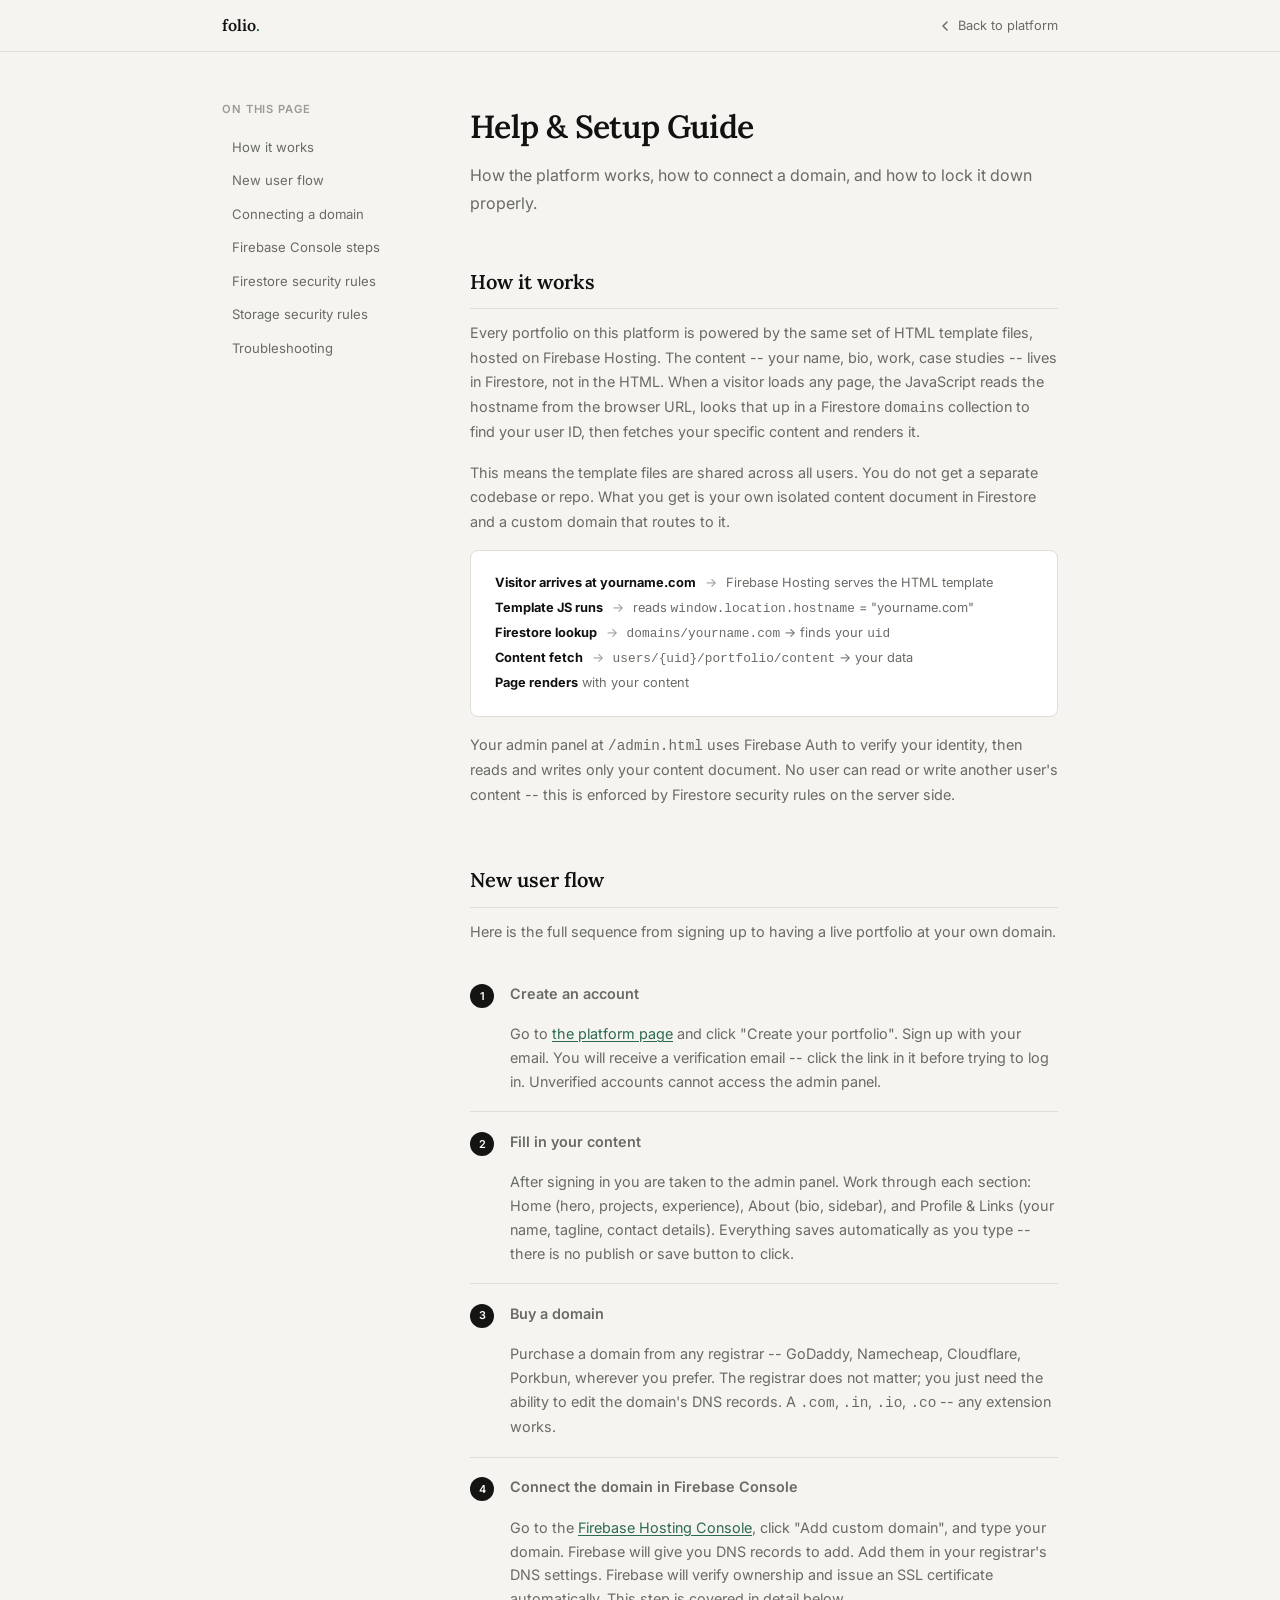
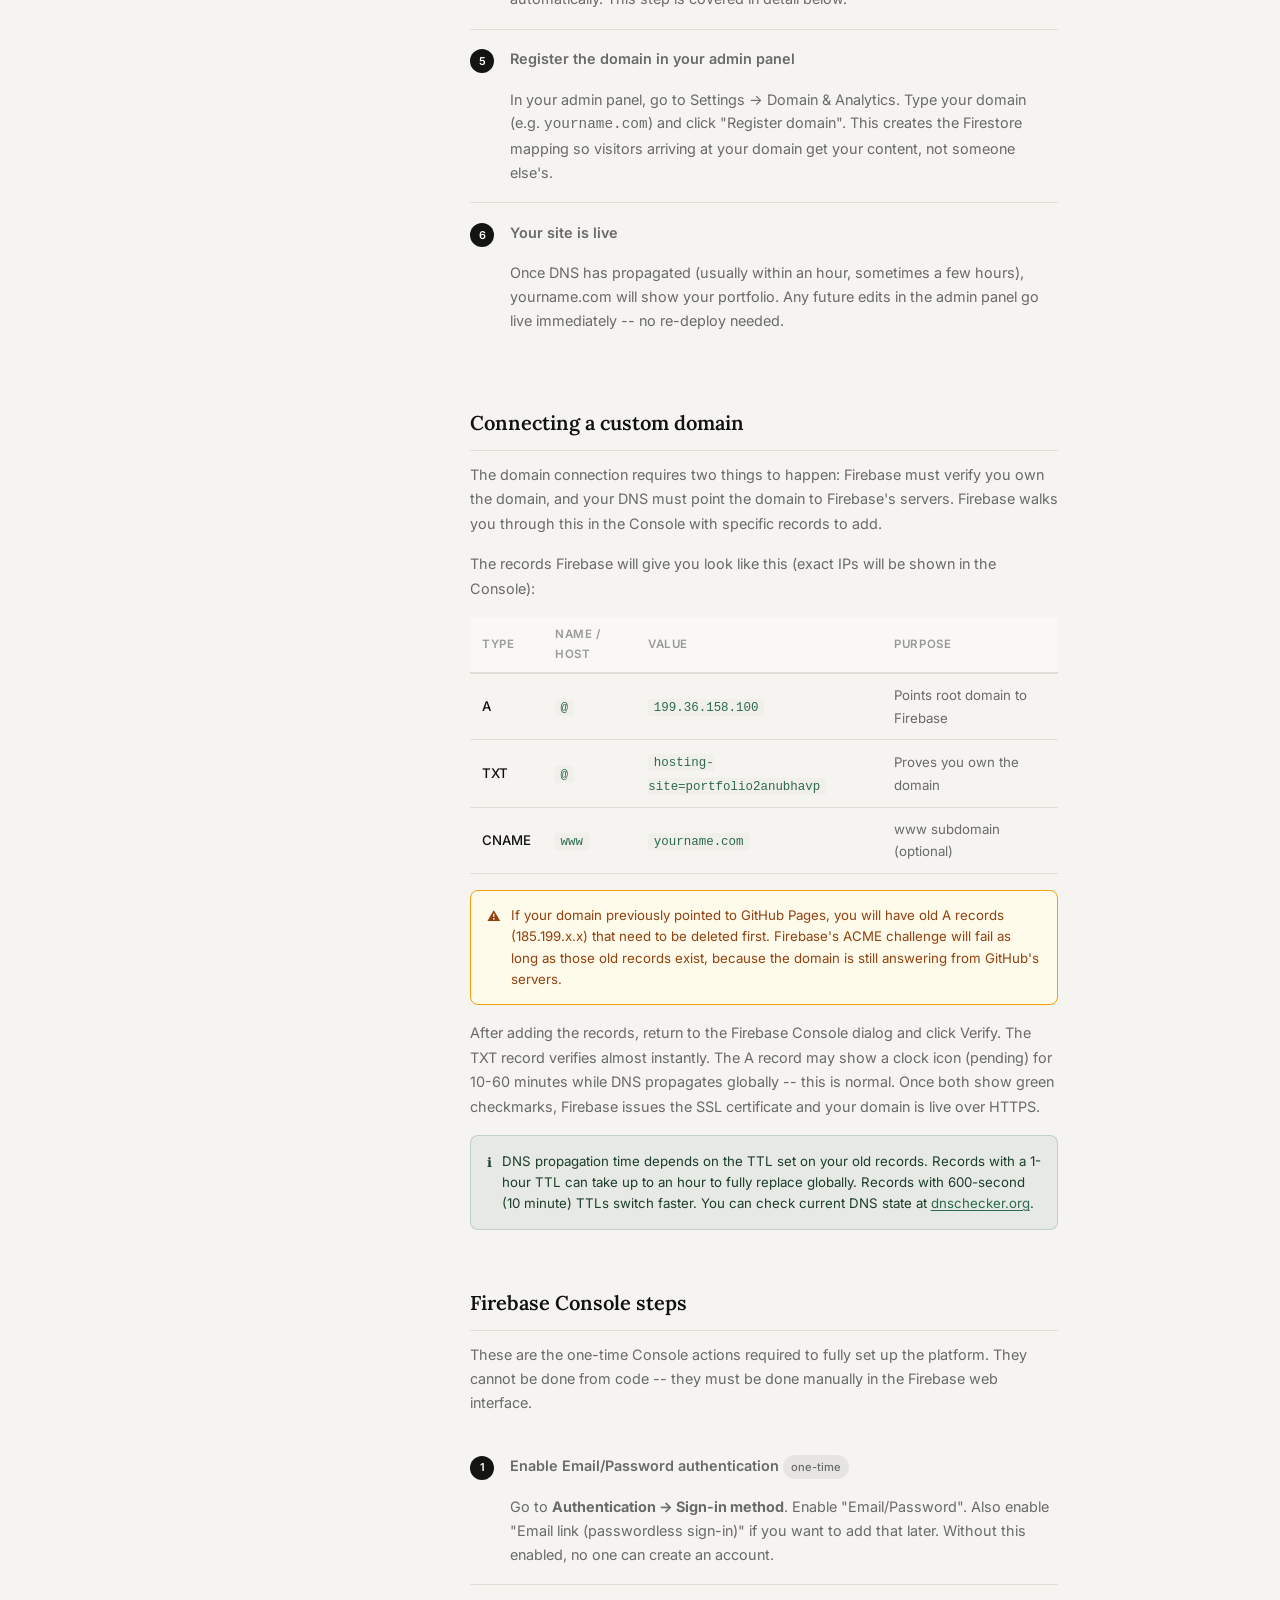
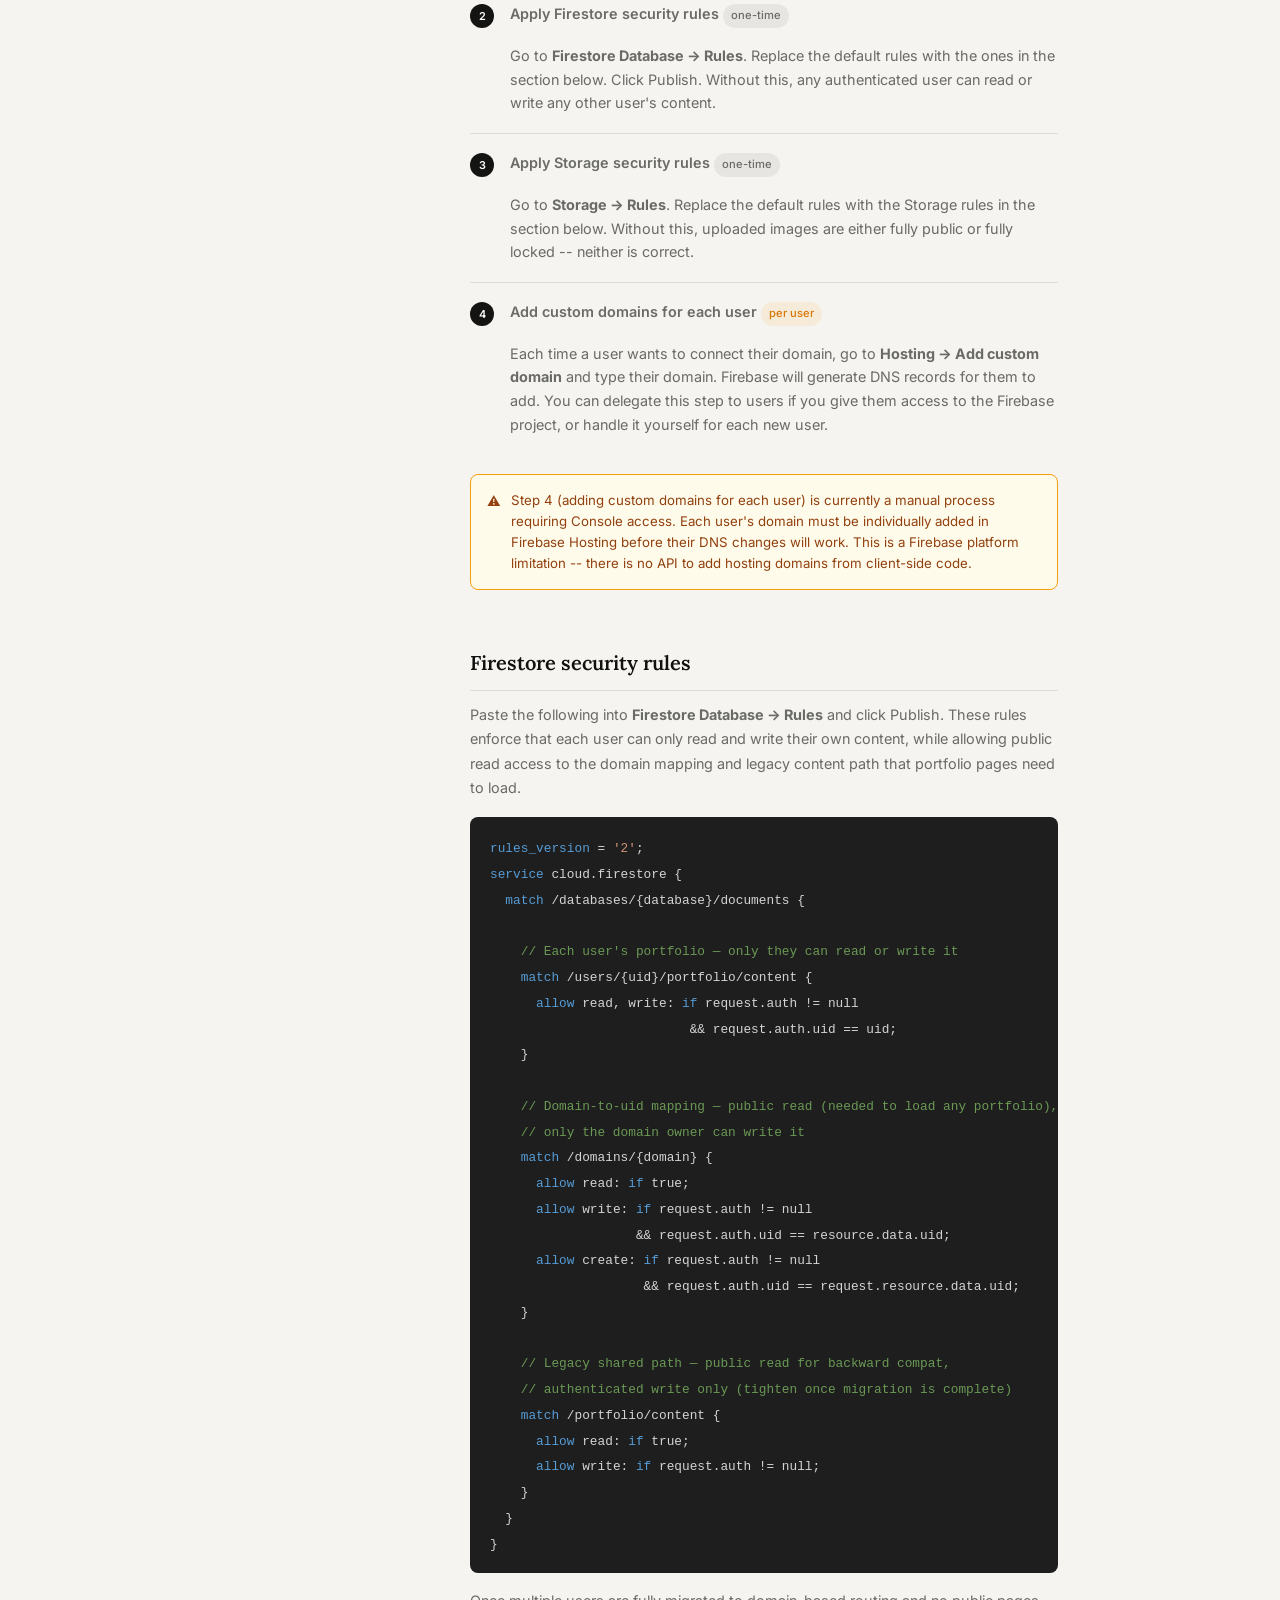
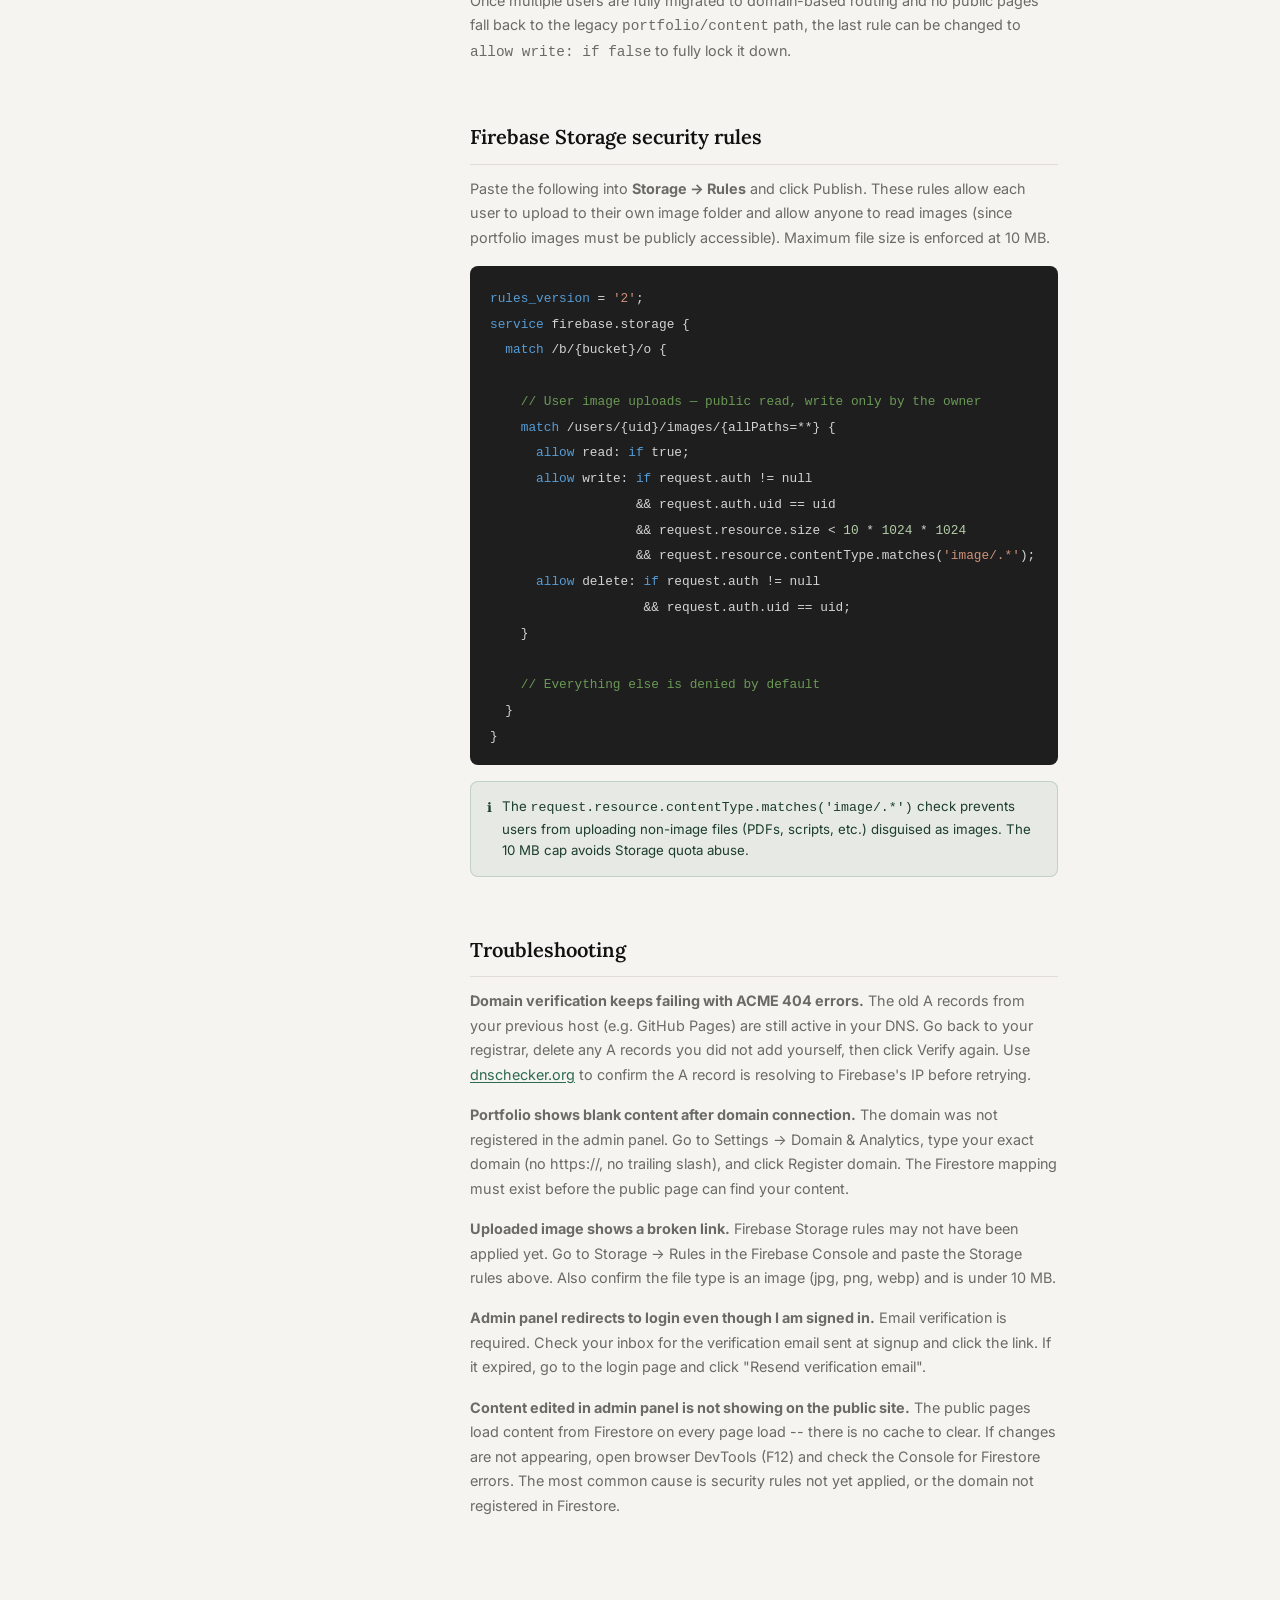
<file: help.html>
<!DOCTYPE html>
<html lang="en">
<head>
  <meta charset="UTF-8" />
  <meta name="viewport" content="width=device-width, initial-scale=1.0" />
  <title>Help &amp; Setup Guide — Folio</title>
  <meta name="description" content="How to set up your portfolio, connect a custom domain, and configure your site." />
  <link rel="preconnect" href="https://fonts.googleapis.com" />
  <link rel="preconnect" href="https://fonts.gstatic.com" crossorigin />
  <link href="https://fonts.googleapis.com/css2?family=Lora:ital,wght@0,400;0,500;0,600;1,400&family=Inter:wght@300;400;500;600&display=swap" rel="stylesheet" />

  <style>
    *, *::before, *::after { box-sizing: border-box; margin: 0; padding: 0; }

    :root {
      --bg:         #F5F4F0;
      --dark:       #141413;
      --card:       #FFFFFF;
      --text:       #111110;
      --text-sec:   #6A6A66;
      --text-muted: #9A9A96;
      --accent:     #1C3D2B;
      --accent-mid: #2D6A4F;
      --accent-soft:#52B788;
      --border:     #E0DDD7;
      --danger:     #C0392B;
      --success:    #27AE60;
      --radius:     8px;
      --ease:       0.18s ease;
      --font-serif: 'Lora', Georgia, serif;
      --font-sans:  'Inter', -apple-system, sans-serif;
    }

    body {
      font-family: var(--font-sans);
      font-size: 15px;
      background: var(--bg);
      color: var(--text);
      -webkit-font-smoothing: antialiased;
      line-height: 1.7;
    }

    a { color: var(--accent-mid); text-decoration: underline; text-underline-offset: 2px; }
    a:hover { color: var(--accent); }

    /* Topbar */
    .topbar {
      position: sticky;
      top: 0;
      z-index: 100;
      background: rgba(245,244,240,0.9);
      backdrop-filter: blur(10px);
      border-bottom: 1px solid var(--border);
      height: 52px;
      display: flex;
      align-items: center;
    }
    .topbar__inner {
      max-width: 900px;
      margin: 0 auto;
      padding: 0 2rem;
      width: 100%;
      display: flex;
      align-items: center;
      justify-content: space-between;
    }
    .topbar__logo {
      font-family: var(--font-serif);
      font-size: 1rem;
      font-weight: 600;
      color: var(--text);
      text-decoration: none;
    }
    .topbar__logo span { color: var(--accent-mid); }
    .topbar__back {
      font-size: 0.8rem;
      color: var(--text-sec);
      text-decoration: none;
      display: flex;
      align-items: center;
      gap: 0.35rem;
      transition: color var(--ease);
    }
    .topbar__back:hover { color: var(--text); }

    /* Layout */
    .layout {
      max-width: 900px;
      margin: 0 auto;
      padding: 3rem 2rem 5rem;
      display: grid;
      grid-template-columns: 200px 1fr;
      gap: 3rem;
      align-items: start;
    }

    /* Sidebar nav */
    .sidebar {
      position: sticky;
      top: 72px;
    }
    .sidebar__title {
      font-size: 0.7rem;
      font-weight: 600;
      letter-spacing: 0.08em;
      text-transform: uppercase;
      color: var(--text-muted);
      margin-bottom: 0.75rem;
    }
    .sidebar__links {
      list-style: none;
      display: flex;
      flex-direction: column;
      gap: 0.1rem;
    }
    .sidebar__links a {
      display: block;
      font-size: 0.82rem;
      color: var(--text-sec);
      text-decoration: none;
      padding: 0.3rem 0.6rem;
      border-radius: 4px;
      transition: background var(--ease), color var(--ease);
    }
    .sidebar__links a:hover {
      background: rgba(0,0,0,0.04);
      color: var(--text);
    }
    .sidebar__links a.active {
      background: rgba(44,106,79,0.08);
      color: var(--accent-mid);
      font-weight: 500;
    }

    /* Content */
    .content { min-width: 0; }

    .page-title {
      font-family: var(--font-serif);
      font-size: 2rem;
      font-weight: 600;
      letter-spacing: -0.02em;
      color: var(--text);
      margin-bottom: 0.5rem;
    }
    .page-subtitle {
      font-size: 1rem;
      color: var(--text-sec);
      margin-bottom: 3rem;
    }

    /* Sections */
    .section {
      margin-bottom: 3.5rem;
      scroll-margin-top: 80px;
    }
    .section__title {
      font-family: var(--font-serif);
      font-size: 1.25rem;
      font-weight: 600;
      color: var(--text);
      margin-bottom: 0.75rem;
      padding-bottom: 0.6rem;
      border-bottom: 1px solid var(--border);
    }
    .section p {
      color: var(--text-sec);
      margin-bottom: 1rem;
      font-size: 0.9rem;
    }
    .section p:last-child { margin-bottom: 0; }

    /* Steps */
    .steps {
      display: flex;
      flex-direction: column;
      gap: 0;
      margin: 1.25rem 0;
    }
    .step {
      display: flex;
      gap: 1rem;
      padding: 1.1rem 0;
      border-bottom: 1px solid var(--border);
    }
    .step:last-child { border-bottom: none; }
    .step__num {
      width: 24px;
      height: 24px;
      min-width: 24px;
      border-radius: 50%;
      background: var(--dark);
      color: #fff;
      font-size: 0.68rem;
      font-weight: 600;
      display: flex;
      align-items: center;
      justify-content: center;
      margin-top: 2px;
    }
    .step__title {
      font-size: 0.88rem;
      font-weight: 600;
      color: var(--text);
      margin-bottom: 0.3rem;
    }
    .step__desc {
      font-size: 0.83rem;
      color: var(--text-sec);
      line-height: 1.65;
    }

    /* Code blocks */
    .code-block {
      background: #1E1E1E;
      border-radius: var(--radius);
      padding: 1.1rem 1.25rem;
      margin: 1rem 0;
      overflow-x: auto;
    }
    .code-block code {
      font-family: 'SF Mono', 'Fira Code', 'Courier New', monospace;
      font-size: 0.8rem;
      color: #D4D4D4;
      line-height: 1.7;
      white-space: pre;
    }
    .code-block code .kw  { color: #569CD6; }
    .code-block code .str { color: #CE9178; }
    .code-block code .cmt { color: #6A9955; }
    .code-block code .num { color: #B5CEA8; }

    /* Callouts */
    .callout {
      border-radius: var(--radius);
      padding: 0.9rem 1rem;
      font-size: 0.83rem;
      line-height: 1.6;
      margin: 1rem 0;
      display: flex;
      gap: 0.6rem;
    }
    .callout-info  { background: rgba(44,106,79,0.07); border: 1px solid rgba(44,106,79,0.2); color: var(--accent); }
    .callout-warn  { background: #FFFBEB; border: 1px solid #F59E0B; color: #92400E; }
    .callout-danger { background: #FEF2F2; border: 1px solid #FECACA; color: var(--danger); }
    .callout-icon  { flex-shrink: 0; margin-top: 1px; }

    /* DNS table */
    .dns-table {
      width: 100%;
      border-collapse: collapse;
      margin: 1rem 0;
      font-size: 0.83rem;
    }
    .dns-table th {
      text-align: left;
      font-weight: 600;
      color: var(--text-muted);
      font-size: 0.72rem;
      letter-spacing: 0.05em;
      text-transform: uppercase;
      padding: 0.5rem 0.75rem;
      border-bottom: 2px solid var(--border);
      background: #F9F8F5;
    }
    .dns-table td {
      padding: 0.6rem 0.75rem;
      border-bottom: 1px solid var(--border);
      color: var(--text-sec);
    }
    .dns-table td:first-child { font-weight: 500; color: var(--text); }
    .dns-table code {
      font-family: 'SF Mono', monospace;
      font-size: 0.78rem;
      background: #F0EFE9;
      padding: 0.1rem 0.35rem;
      border-radius: 3px;
      color: var(--accent-mid);
    }
    .badge {
      display: inline-flex;
      align-items: center;
      gap: 0.25rem;
      font-size: 0.7rem;
      font-weight: 500;
      padding: 0.15rem 0.5rem;
      border-radius: 100px;
    }
    .badge-green { background: rgba(39,174,96,0.1); color: var(--success); }
    .badge-pending { background: rgba(245,158,11,0.1); color: #D97706; }
    .badge-manual { background: rgba(0,0,0,0.06); color: var(--text-sec); }

    /* Architecture diagram (text-based) */
    .arch-flow {
      background: var(--card);
      border: 1px solid var(--border);
      border-radius: var(--radius);
      padding: 1.25rem 1.5rem;
      margin: 1rem 0;
      font-size: 0.8rem;
      color: var(--text-sec);
      line-height: 1.9;
    }
    .arch-flow strong { color: var(--text); }
    .arch-arrow { color: var(--text-muted); margin: 0 0.3rem; }

    @media (max-width: 640px) {
      .layout { grid-template-columns: 1fr; gap: 1.5rem; }
      .sidebar { position: static; }
    }
  </style>
</head>

<body>

  <header class="topbar">
    <div class="topbar__inner">
      <a href="platform.html" class="topbar__logo">folio<span>.</span></a>
      <a href="platform.html" class="topbar__back">
        <svg width="14" height="14" viewBox="0 0 14 14" fill="none"><path d="M9 3L5 7l4 4" stroke="currentColor" stroke-width="1.5" stroke-linecap="round" stroke-linejoin="round"/></svg>
        Back to platform
      </a>
    </div>
  </header>

  <div class="layout">

    <!-- Sidebar -->
    <nav class="sidebar">
      <p class="sidebar__title">On this page</p>
      <ul class="sidebar__links">
        <li><a href="#how-it-works">How it works</a></li>
        <li><a href="#new-user-flow">New user flow</a></li>
        <li><a href="#custom-domain">Connecting a domain</a></li>
        <li><a href="#firebase-console">Firebase Console steps</a></li>
        <li><a href="#security-rules">Firestore security rules</a></li>
        <li><a href="#storage-rules">Storage security rules</a></li>
        <li><a href="#troubleshooting">Troubleshooting</a></li>
      </ul>
    </nav>

    <!-- Main content -->
    <main class="content">
      <h1 class="page-title">Help &amp; Setup Guide</h1>
      <p class="page-subtitle">How the platform works, how to connect a domain, and how to lock it down properly.</p>

      <!-- How it works -->
      <section class="section" id="how-it-works">
        <h2 class="section__title">How it works</h2>
        <p>Every portfolio on this platform is powered by the same set of HTML template files, hosted on Firebase Hosting. The content -- your name, bio, work, case studies -- lives in Firestore, not in the HTML. When a visitor loads any page, the JavaScript reads the hostname from the browser URL, looks that up in a Firestore <code>domains</code> collection to find your user ID, then fetches your specific content and renders it.</p>
        <p>This means the template files are shared across all users. You do not get a separate codebase or repo. What you get is your own isolated content document in Firestore and a custom domain that routes to it.</p>

        <div class="arch-flow">
          <strong>Visitor arrives at yourname.com</strong>
          <span class="arch-arrow">→</span> Firebase Hosting serves the HTML template
          <br />
          <strong>Template JS runs</strong>
          <span class="arch-arrow">→</span> reads <code>window.location.hostname</code> = "yourname.com"
          <br />
          <strong>Firestore lookup</strong>
          <span class="arch-arrow">→</span> <code>domains/yourname.com</code> → finds your <code>uid</code>
          <br />
          <strong>Content fetch</strong>
          <span class="arch-arrow">→</span> <code>users/{uid}/portfolio/content</code> → your data
          <br />
          <strong>Page renders</strong> with your content
        </div>

        <p>Your admin panel at <code>/admin.html</code> uses Firebase Auth to verify your identity, then reads and writes only your content document. No user can read or write another user's content -- this is enforced by Firestore security rules on the server side.</p>
      </section>

      <!-- New user flow -->
      <section class="section" id="new-user-flow">
        <h2 class="section__title">New user flow</h2>
        <p>Here is the full sequence from signing up to having a live portfolio at your own domain.</p>

        <div class="steps">
          <div class="step">
            <div class="step__num">1</div>
            <div>
              <p class="step__title">Create an account</p>
              <p class="step__desc">Go to <a href="platform.html">the platform page</a> and click "Create your portfolio". Sign up with your email. You will receive a verification email -- click the link in it before trying to log in. Unverified accounts cannot access the admin panel.</p>
            </div>
          </div>
          <div class="step">
            <div class="step__num">2</div>
            <div>
              <p class="step__title">Fill in your content</p>
              <p class="step__desc">After signing in you are taken to the admin panel. Work through each section: Home (hero, projects, experience), About (bio, sidebar), and Profile &amp; Links (your name, tagline, contact details). Everything saves automatically as you type -- there is no publish or save button to click.</p>
            </div>
          </div>
          <div class="step">
            <div class="step__num">3</div>
            <div>
              <p class="step__title">Buy a domain</p>
              <p class="step__desc">Purchase a domain from any registrar -- GoDaddy, Namecheap, Cloudflare, Porkbun, wherever you prefer. The registrar does not matter; you just need the ability to edit the domain's DNS records. A <code>.com</code>, <code>.in</code>, <code>.io</code>, <code>.co</code> -- any extension works.</p>
            </div>
          </div>
          <div class="step">
            <div class="step__num">4</div>
            <div>
              <p class="step__title">Connect the domain in Firebase Console</p>
              <p class="step__desc">Go to the <a href="https://console.firebase.google.com/project/portfolio2anubhavp/hosting" target="_blank" rel="noopener">Firebase Hosting Console</a>, click "Add custom domain", and type your domain. Firebase will give you DNS records to add. Add them in your registrar's DNS settings. Firebase will verify ownership and issue an SSL certificate automatically. This step is covered in detail below.</p>
            </div>
          </div>
          <div class="step">
            <div class="step__num">5</div>
            <div>
              <p class="step__title">Register the domain in your admin panel</p>
              <p class="step__desc">In your admin panel, go to Settings → Domain &amp; Analytics. Type your domain (e.g. <code>yourname.com</code>) and click "Register domain". This creates the Firestore mapping so visitors arriving at your domain get your content, not someone else's.</p>
            </div>
          </div>
          <div class="step">
            <div class="step__num">6</div>
            <div>
              <p class="step__title">Your site is live</p>
              <p class="step__desc">Once DNS has propagated (usually within an hour, sometimes a few hours), yourname.com will show your portfolio. Any future edits in the admin panel go live immediately -- no re-deploy needed.</p>
            </div>
          </div>
        </div>
      </section>

      <!-- Custom domain walkthrough -->
      <section class="section" id="custom-domain">
        <h2 class="section__title">Connecting a custom domain</h2>
        <p>The domain connection requires two things to happen: Firebase must verify you own the domain, and your DNS must point the domain to Firebase's servers. Firebase walks you through this in the Console with specific records to add.</p>

        <p>The records Firebase will give you look like this (exact IPs will be shown in the Console):</p>

        <table class="dns-table">
          <thead>
            <tr><th>Type</th><th>Name / Host</th><th>Value</th><th>Purpose</th></tr>
          </thead>
          <tbody>
            <tr><td>A</td><td><code>@</code></td><td><code>199.36.158.100</code></td><td>Points root domain to Firebase</td></tr>
            <tr><td>TXT</td><td><code>@</code></td><td><code>hosting-site=portfolio2anubhavp</code></td><td>Proves you own the domain</td></tr>
            <tr><td>CNAME</td><td><code>www</code></td><td><code>yourname.com</code></td><td>www subdomain (optional)</td></tr>
          </tbody>
        </table>

        <div class="callout callout-warn">
          <span class="callout-icon">⚠</span>
          <span>If your domain previously pointed to GitHub Pages, you will have old A records (185.199.x.x) that need to be deleted first. Firebase's ACME challenge will fail as long as those old records exist, because the domain is still answering from GitHub's servers.</span>
        </div>

        <p>After adding the records, return to the Firebase Console dialog and click Verify. The TXT record verifies almost instantly. The A record may show a clock icon (pending) for 10-60 minutes while DNS propagates globally -- this is normal. Once both show green checkmarks, Firebase issues the SSL certificate and your domain is live over HTTPS.</p>

        <div class="callout callout-info">
          <span class="callout-icon">ℹ</span>
          <span>DNS propagation time depends on the TTL set on your old records. Records with a 1-hour TTL can take up to an hour to fully replace globally. Records with 600-second (10 minute) TTLs switch faster. You can check current DNS state at <a href="https://dnschecker.org" target="_blank" rel="noopener">dnschecker.org</a>.</span>
        </div>
      </section>

      <!-- Firebase Console steps -->
      <section class="section" id="firebase-console">
        <h2 class="section__title">Firebase Console steps</h2>
        <p>These are the one-time Console actions required to fully set up the platform. They cannot be done from code -- they must be done manually in the Firebase web interface.</p>

        <div class="steps">
          <div class="step">
            <div class="step__num">1</div>
            <div>
              <p class="step__title">Enable Email/Password authentication <span class="badge badge-manual">one-time</span></p>
              <p class="step__desc">Go to <strong>Authentication → Sign-in method</strong>. Enable "Email/Password". Also enable "Email link (passwordless sign-in)" if you want to add that later. Without this enabled, no one can create an account.</p>
            </div>
          </div>
          <div class="step">
            <div class="step__num">2</div>
            <div>
              <p class="step__title">Apply Firestore security rules <span class="badge badge-manual">one-time</span></p>
              <p class="step__desc">Go to <strong>Firestore Database → Rules</strong>. Replace the default rules with the ones in the section below. Click Publish. Without this, any authenticated user can read or write any other user's content.</p>
            </div>
          </div>
          <div class="step">
            <div class="step__num">3</div>
            <div>
              <p class="step__title">Apply Storage security rules <span class="badge badge-manual">one-time</span></p>
              <p class="step__desc">Go to <strong>Storage → Rules</strong>. Replace the default rules with the Storage rules in the section below. Without this, uploaded images are either fully public or fully locked -- neither is correct.</p>
            </div>
          </div>
          <div class="step">
            <div class="step__num">4</div>
            <div>
              <p class="step__title">Add custom domains for each user <span class="badge badge-pending">per user</span></p>
              <p class="step__desc">Each time a user wants to connect their domain, go to <strong>Hosting → Add custom domain</strong> and type their domain. Firebase will generate DNS records for them to add. You can delegate this step to users if you give them access to the Firebase project, or handle it yourself for each new user.</p>
            </div>
          </div>
        </div>

        <div class="callout callout-warn">
          <span class="callout-icon">⚠</span>
          <span>Step 4 (adding custom domains for each user) is currently a manual process requiring Console access. Each user's domain must be individually added in Firebase Hosting before their DNS changes will work. This is a Firebase platform limitation -- there is no API to add hosting domains from client-side code.</span>
        </div>
      </section>

      <!-- Firestore security rules -->
      <section class="section" id="security-rules">
        <h2 class="section__title">Firestore security rules</h2>
        <p>Paste the following into <strong>Firestore Database → Rules</strong> and click Publish. These rules enforce that each user can only read and write their own content, while allowing public read access to the domain mapping and legacy content path that portfolio pages need to load.</p>

        <div class="code-block"><code><span class="kw">rules_version</span> = <span class="str">'2'</span>;
<span class="kw">service</span> cloud.firestore {
  <span class="kw">match</span> /databases/{database}/documents {

    <span class="cmt">// Each user's portfolio — only they can read or write it</span>
    <span class="kw">match</span> /users/{uid}/portfolio/content {
      <span class="kw">allow</span> read, write: <span class="kw">if</span> request.auth != null
                          &amp;&amp; request.auth.uid == uid;
    }

    <span class="cmt">// Domain-to-uid mapping — public read (needed to load any portfolio),</span>
    <span class="cmt">// only the domain owner can write it</span>
    <span class="kw">match</span> /domains/{domain} {
      <span class="kw">allow</span> read: <span class="kw">if</span> true;
      <span class="kw">allow</span> write: <span class="kw">if</span> request.auth != null
                   &amp;&amp; request.auth.uid == resource.data.uid;
      <span class="kw">allow</span> create: <span class="kw">if</span> request.auth != null
                    &amp;&amp; request.auth.uid == request.resource.data.uid;
    }

    <span class="cmt">// Legacy shared path — public read for backward compat,</span>
    <span class="cmt">// authenticated write only (tighten once migration is complete)</span>
    <span class="kw">match</span> /portfolio/content {
      <span class="kw">allow</span> read: <span class="kw">if</span> true;
      <span class="kw">allow</span> write: <span class="kw">if</span> request.auth != null;
    }
  }
}</code></div>

        <p>Once multiple users are fully migrated to domain-based routing and no public pages fall back to the legacy <code>portfolio/content</code> path, the last rule can be changed to <code>allow write: if false</code> to fully lock it down.</p>
      </section>

      <!-- Storage security rules -->
      <section class="section" id="storage-rules">
        <h2 class="section__title">Firebase Storage security rules</h2>
        <p>Paste the following into <strong>Storage → Rules</strong> and click Publish. These rules allow each user to upload to their own image folder and allow anyone to read images (since portfolio images must be publicly accessible). Maximum file size is enforced at 10 MB.</p>

        <div class="code-block"><code><span class="kw">rules_version</span> = <span class="str">'2'</span>;
<span class="kw">service</span> firebase.storage {
  <span class="kw">match</span> /b/{bucket}/o {

    <span class="cmt">// User image uploads — public read, write only by the owner</span>
    <span class="kw">match</span> /users/{uid}/images/{allPaths=**} {
      <span class="kw">allow</span> read: <span class="kw">if</span> true;
      <span class="kw">allow</span> write: <span class="kw">if</span> request.auth != null
                   &amp;&amp; request.auth.uid == uid
                   &amp;&amp; request.resource.size &lt; <span class="num">10</span> * <span class="num">1024</span> * <span class="num">1024</span>
                   &amp;&amp; request.resource.contentType.matches(<span class="str">'image/.*'</span>);
      <span class="kw">allow</span> delete: <span class="kw">if</span> request.auth != null
                    &amp;&amp; request.auth.uid == uid;
    }

    <span class="cmt">// Everything else is denied by default</span>
  }
}</code></div>

        <div class="callout callout-info">
          <span class="callout-icon">ℹ</span>
          <span>The <code>request.resource.contentType.matches('image/.*')</code> check prevents users from uploading non-image files (PDFs, scripts, etc.) disguised as images. The 10 MB cap avoids Storage quota abuse.</span>
        </div>
      </section>

      <!-- Troubleshooting -->
      <section class="section" id="troubleshooting">
        <h2 class="section__title">Troubleshooting</h2>

        <p><strong>Domain verification keeps failing with ACME 404 errors.</strong> The old A records from your previous host (e.g. GitHub Pages) are still active in your DNS. Go back to your registrar, delete any A records you did not add yourself, then click Verify again. Use <a href="https://dnschecker.org" target="_blank" rel="noopener">dnschecker.org</a> to confirm the A record is resolving to Firebase's IP before retrying.</p>

        <p><strong>Portfolio shows blank content after domain connection.</strong> The domain was not registered in the admin panel. Go to Settings → Domain &amp; Analytics, type your exact domain (no https://, no trailing slash), and click Register domain. The Firestore mapping must exist before the public page can find your content.</p>

        <p><strong>Uploaded image shows a broken link.</strong> Firebase Storage rules may not have been applied yet. Go to Storage → Rules in the Firebase Console and paste the Storage rules above. Also confirm the file type is an image (jpg, png, webp) and is under 10 MB.</p>

        <p><strong>Admin panel redirects to login even though I am signed in.</strong> Email verification is required. Check your inbox for the verification email sent at signup and click the link. If it expired, go to the login page and click "Resend verification email".</p>

        <p><strong>Content edited in admin panel is not showing on the public site.</strong> The public pages load content from Firestore on every page load -- there is no cache to clear. If changes are not appearing, open browser DevTools (F12) and check the Console for Firestore errors. The most common cause is security rules not yet applied, or the domain not registered in Firestore.</p>
      </section>

    </main>
  </div>

  <script>
    // Highlight active sidebar link on scroll
    const sections = document.querySelectorAll('.section[id]');
    const links    = document.querySelectorAll('.sidebar__links a');

    function updateActive() {
      let current = '';
      sections.forEach(s => {
        if (window.scrollY >= s.offsetTop - 100) current = s.id;
      });
      links.forEach(a => {
        a.classList.toggle('active', a.getAttribute('href') === '#' + current);
      });
    }

    window.addEventListener('scroll', updateActive, { passive: true });
    updateActive();
  </script>

</body>
</html>
</file>
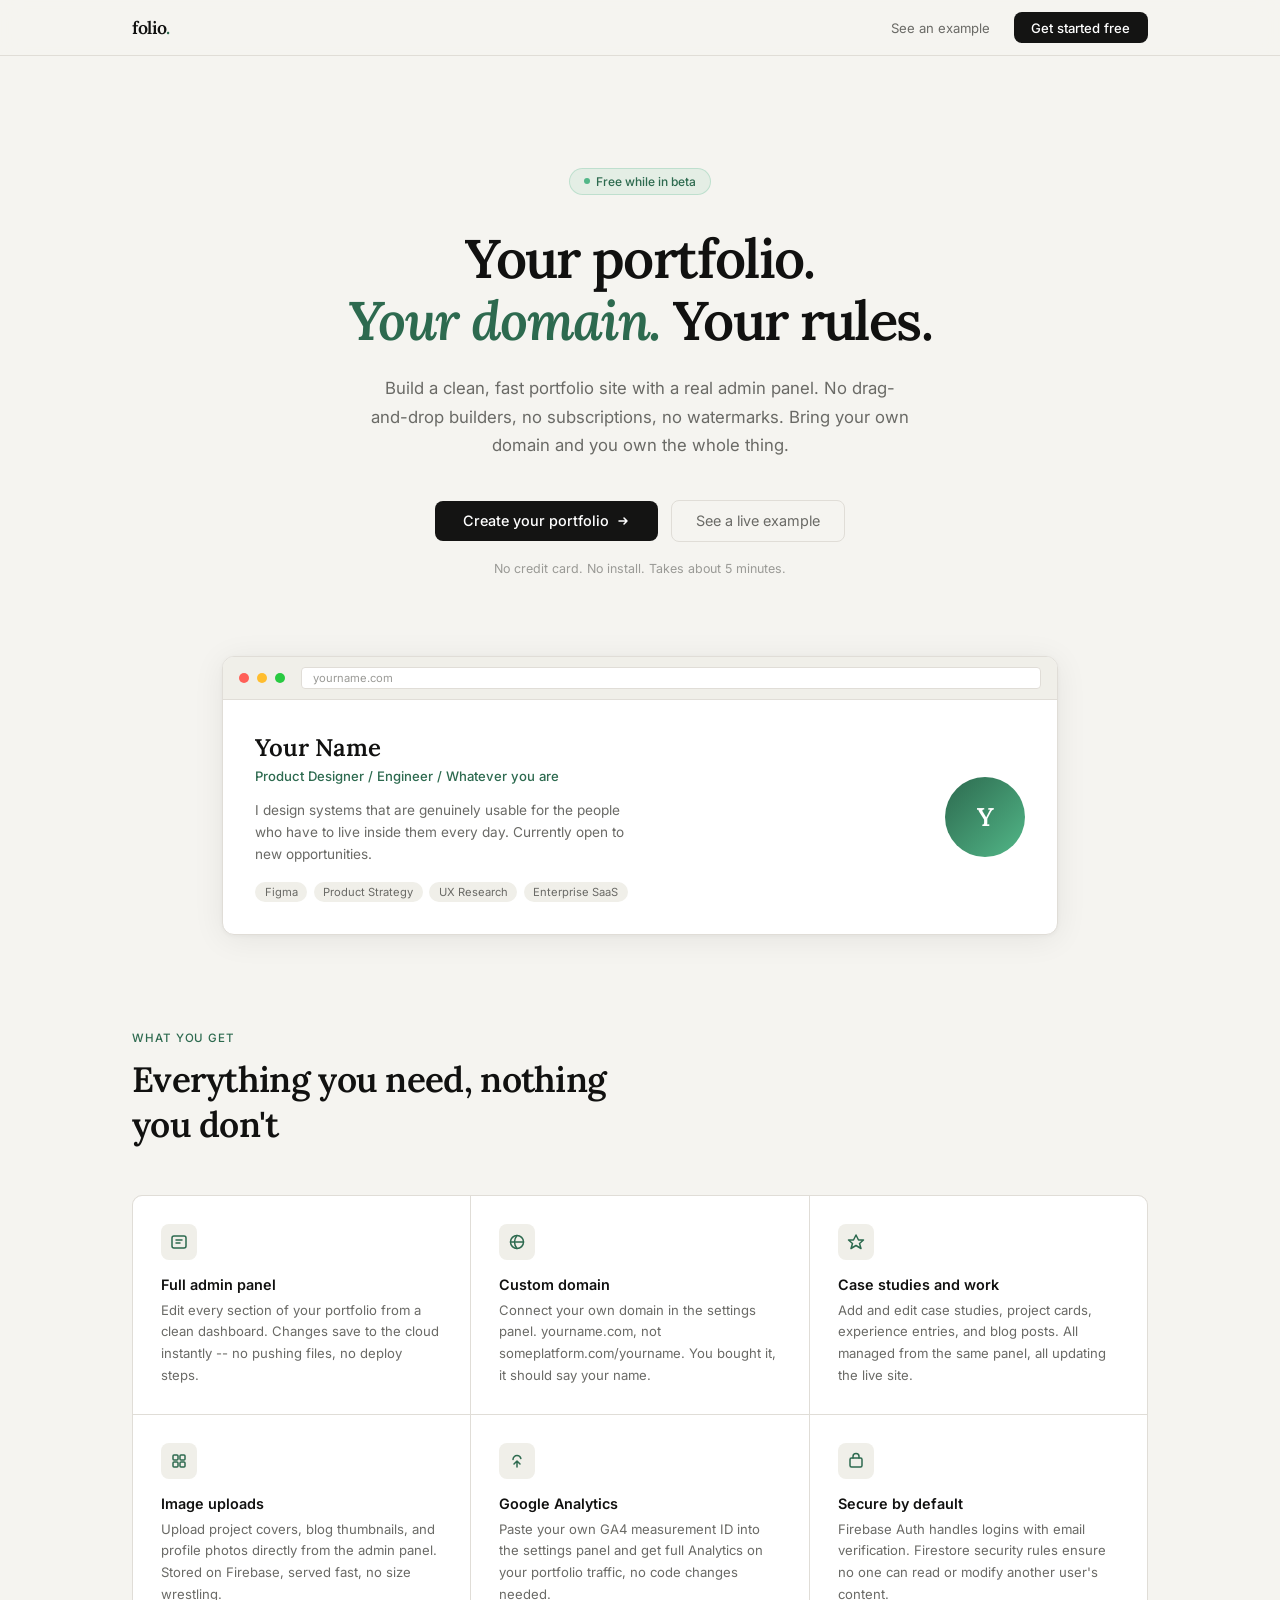
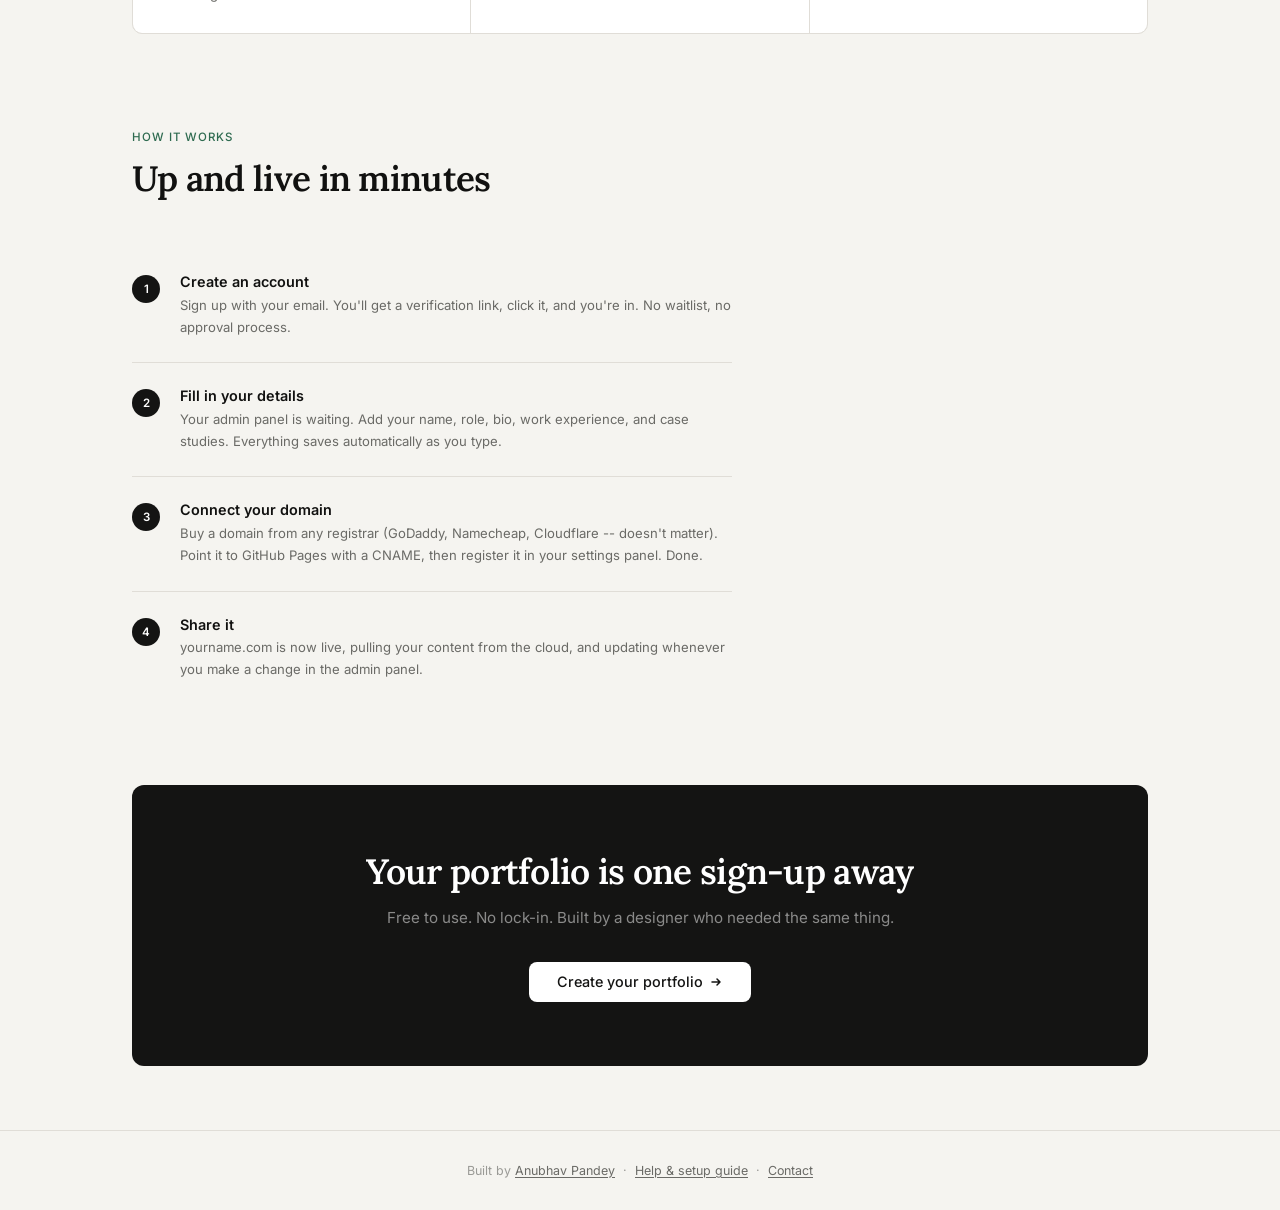
<file: platform.html>
<!DOCTYPE html>
<html lang="en">
<head>
  <meta charset="UTF-8" />
  <meta name="viewport" content="width=device-width, initial-scale=1.0" />
  <title>Folio — Build your portfolio, free</title>
  <meta name="description" content="Create a beautiful, fast portfolio site in minutes. Bring your own domain, manage everything from a clean admin panel, powered by Firebase." />
  <link rel="canonical" href="https://anubhavp.in/platform.html" />
  <link rel="preconnect" href="https://fonts.googleapis.com" />
  <link rel="preconnect" href="https://fonts.gstatic.com" crossorigin />
  <link href="https://fonts.googleapis.com/css2?family=Lora:ital,wght@0,400;0,500;0,600;1,400&family=Inter:wght@300;400;500;600&display=swap" rel="stylesheet" />

  <style>
    *, *::before, *::after { box-sizing: border-box; margin: 0; padding: 0; }

    :root {
      --bg:         #F5F4F0;
      --dark:       #141413;
      --card:       #FFFFFF;
      --text:       #111110;
      --text-sec:   #6A6A66;
      --text-muted: #9A9A96;
      --accent:     #1C3D2B;
      --accent-mid: #2D6A4F;
      --accent-soft:#52B788;
      --border:     #E0DDD7;
      --radius:     8px;
      --ease:       0.18s ease;
      --font-serif: 'Lora', Georgia, serif;
      --font-sans:  'Inter', -apple-system, sans-serif;
    }

    body {
      font-family: var(--font-sans);
      font-size: 15px;
      background: var(--bg);
      color: var(--text);
      -webkit-font-smoothing: antialiased;
    }

    a { color: inherit; text-decoration: none; }

    /* ── Topbar ── */
    .topbar {
      position: sticky;
      top: 0;
      z-index: 100;
      background: rgba(245, 244, 240, 0.88);
      backdrop-filter: blur(10px);
      border-bottom: 1px solid var(--border);
      height: 56px;
      display: flex;
      align-items: center;
    }

    .topbar__inner {
      max-width: 1080px;
      margin: 0 auto;
      padding: 0 2rem;
      width: 100%;
      display: flex;
      align-items: center;
      justify-content: space-between;
    }

    .topbar__logo {
      font-family: var(--font-serif);
      font-size: 1.1rem;
      font-weight: 600;
      color: var(--text);
      letter-spacing: -0.02em;
    }

    .topbar__logo span {
      color: var(--accent-mid);
    }

    .topbar__nav {
      display: flex;
      align-items: center;
      gap: 1.5rem;
    }

    .topbar__link {
      font-size: 0.82rem;
      color: var(--text-sec);
      transition: color var(--ease);
    }

    .topbar__link:hover { color: var(--text); }

    .topbar__cta {
      font-size: 0.82rem;
      font-weight: 500;
      padding: 0.44rem 1.1rem;
      background: var(--dark);
      color: #fff;
      border-radius: var(--radius);
      transition: background var(--ease);
    }

    .topbar__cta:hover { background: #2a2a28; color: #fff; }

    /* ── Hero ── */
    .hero {
      max-width: 720px;
      margin: 0 auto;
      padding: 7rem 2rem 5rem;
      text-align: center;
    }

    .hero__badge {
      display: inline-flex;
      align-items: center;
      gap: 0.4rem;
      font-size: 0.75rem;
      font-weight: 500;
      color: var(--accent-mid);
      background: rgba(82, 183, 136, 0.1);
      border: 1px solid rgba(82, 183, 136, 0.25);
      border-radius: 100px;
      padding: 0.3rem 0.85rem;
      margin-bottom: 2rem;
    }

    .hero__dot {
      width: 6px;
      height: 6px;
      border-radius: 50%;
      background: var(--accent-soft);
    }

    .hero__title {
      font-family: var(--font-serif);
      font-size: clamp(2.4rem, 5vw, 3.4rem);
      font-weight: 600;
      line-height: 1.15;
      letter-spacing: -0.03em;
      color: var(--text);
      margin-bottom: 1.4rem;
    }

    .hero__title em {
      font-style: italic;
      color: var(--accent-mid);
    }

    .hero__sub {
      font-size: 1.05rem;
      color: var(--text-sec);
      line-height: 1.7;
      max-width: 540px;
      margin: 0 auto 2.5rem;
    }

    .hero__actions {
      display: flex;
      align-items: center;
      justify-content: center;
      gap: 0.8rem;
      flex-wrap: wrap;
    }

    .btn-primary {
      font-family: var(--font-sans);
      font-size: 0.9rem;
      font-weight: 500;
      padding: 0.72rem 1.75rem;
      background: var(--dark);
      color: #fff;
      border: none;
      border-radius: var(--radius);
      cursor: pointer;
      transition: background var(--ease);
      text-decoration: none;
      display: inline-flex;
      align-items: center;
      gap: 0.4rem;
    }

    .btn-primary:hover { background: #2a2a28; color: #fff; }

    .btn-ghost {
      font-family: var(--font-sans);
      font-size: 0.9rem;
      font-weight: 400;
      padding: 0.72rem 1.5rem;
      border: 1px solid var(--border);
      color: var(--text-sec);
      background: transparent;
      border-radius: var(--radius);
      cursor: pointer;
      transition: border-color var(--ease), color var(--ease);
      text-decoration: none;
      display: inline-flex;
      align-items: center;
    }

    .btn-ghost:hover { border-color: var(--accent); color: var(--text); }

    .hero__note {
      margin-top: 1.2rem;
      font-size: 0.78rem;
      color: var(--text-muted);
    }

    /* ── Preview mockup ── */
    .preview-wrap {
      max-width: 900px;
      margin: 0 auto 6rem;
      padding: 0 2rem;
    }

    .preview-frame {
      background: var(--card);
      border: 1px solid var(--border);
      border-radius: 12px;
      overflow: hidden;
      box-shadow: 0 4px 32px rgba(0,0,0,0.07), 0 1px 4px rgba(0,0,0,0.04);
    }

    .preview-bar {
      background: #F0EFE9;
      border-bottom: 1px solid var(--border);
      padding: 0.6rem 1rem;
      display: flex;
      align-items: center;
      gap: 0.5rem;
    }

    .preview-bar__dot {
      width: 10px;
      height: 10px;
      border-radius: 50%;
    }

    .preview-bar__url {
      flex: 1;
      margin-left: 0.5rem;
      background: #fff;
      border: 1px solid var(--border);
      border-radius: 4px;
      padding: 0.2rem 0.7rem;
      font-size: 0.7rem;
      color: var(--text-muted);
      font-family: var(--font-sans);
    }

    .preview-body {
      padding: 2rem;
      min-height: 220px;
      display: flex;
      align-items: center;
      justify-content: space-between;
      gap: 2rem;
    }

    .preview-content {
      flex: 1;
    }

    .preview-name {
      font-family: var(--font-serif);
      font-size: 1.5rem;
      font-weight: 600;
      color: var(--text);
      margin-bottom: 0.35rem;
    }

    .preview-role {
      font-size: 0.82rem;
      color: var(--accent-mid);
      font-weight: 500;
      margin-bottom: 0.9rem;
    }

    .preview-bio {
      font-size: 0.85rem;
      color: var(--text-sec);
      line-height: 1.65;
      max-width: 380px;
    }

    .preview-tags {
      display: flex;
      flex-wrap: wrap;
      gap: 0.4rem;
      margin-top: 1rem;
    }

    .preview-tag {
      font-size: 0.7rem;
      padding: 0.2rem 0.6rem;
      background: #F0EFE9;
      border-radius: 100px;
      color: var(--text-sec);
    }

    .preview-avatar {
      width: 80px;
      height: 80px;
      border-radius: 50%;
      background: linear-gradient(135deg, #2D6A4F, #52B788);
      flex-shrink: 0;
      display: flex;
      align-items: center;
      justify-content: center;
      font-family: var(--font-serif);
      font-size: 1.6rem;
      color: #fff;
      font-weight: 600;
    }

    /* ── Features ── */
    .section {
      max-width: 1080px;
      margin: 0 auto;
      padding: 0 2rem 6rem;
    }

    .section__label {
      font-size: 0.72rem;
      font-weight: 500;
      letter-spacing: 0.08em;
      text-transform: uppercase;
      color: var(--accent-mid);
      margin-bottom: 0.75rem;
    }

    .section__title {
      font-family: var(--font-serif);
      font-size: clamp(1.6rem, 3vw, 2.2rem);
      font-weight: 600;
      letter-spacing: -0.02em;
      color: var(--text);
      margin-bottom: 3rem;
      max-width: 480px;
    }

    .features-grid {
      display: grid;
      grid-template-columns: repeat(auto-fit, minmax(280px, 1fr));
      gap: 1px;
      background: var(--border);
      border: 1px solid var(--border);
      border-radius: 10px;
      overflow: hidden;
    }

    .feature-card {
      background: var(--card);
      padding: 1.75rem;
    }

    .feature-icon {
      width: 36px;
      height: 36px;
      border-radius: 8px;
      background: #F0EFE9;
      display: flex;
      align-items: center;
      justify-content: center;
      margin-bottom: 1rem;
      font-size: 1rem;
    }

    .feature-title {
      font-size: 0.9rem;
      font-weight: 600;
      color: var(--text);
      margin-bottom: 0.4rem;
    }

    .feature-desc {
      font-size: 0.82rem;
      color: var(--text-sec);
      line-height: 1.65;
    }

    /* ── How it works ── */
    .steps {
      display: flex;
      flex-direction: column;
      gap: 0;
      max-width: 600px;
    }

    .step {
      display: flex;
      gap: 1.25rem;
      padding: 1.5rem 0;
      border-bottom: 1px solid var(--border);
    }

    .step:last-child { border-bottom: none; }

    .step__num {
      width: 28px;
      height: 28px;
      border-radius: 50%;
      background: var(--dark);
      color: #fff;
      font-size: 0.72rem;
      font-weight: 600;
      display: flex;
      align-items: center;
      justify-content: center;
      flex-shrink: 0;
      margin-top: 2px;
    }

    .step__title {
      font-size: 0.9rem;
      font-weight: 600;
      color: var(--text);
      margin-bottom: 0.3rem;
    }

    .step__desc {
      font-size: 0.82rem;
      color: var(--text-sec);
      line-height: 1.65;
    }

    /* ── CTA band ── */
    .cta-band {
      background: var(--dark);
      margin: 0 2rem 4rem;
      border-radius: 12px;
      padding: 4rem 3rem;
      text-align: center;
      max-width: calc(1080px - 4rem);
      margin-left: auto;
      margin-right: auto;
    }

    .cta-band__title {
      font-family: var(--font-serif);
      font-size: clamp(1.6rem, 3vw, 2.2rem);
      font-weight: 600;
      color: #fff;
      letter-spacing: -0.02em;
      margin-bottom: 0.75rem;
    }

    .cta-band__sub {
      font-size: 0.95rem;
      color: rgba(255,255,255,0.5);
      margin-bottom: 2rem;
      line-height: 1.6;
    }

    .btn-light {
      font-family: var(--font-sans);
      font-size: 0.9rem;
      font-weight: 500;
      padding: 0.72rem 1.75rem;
      background: #fff;
      color: var(--dark);
      border: none;
      border-radius: var(--radius);
      cursor: pointer;
      transition: opacity var(--ease);
      text-decoration: none;
      display: inline-flex;
      align-items: center;
      gap: 0.4rem;
    }

    .btn-light:hover { opacity: 0.88; }

    /* ── Footer ── */
    .footer {
      border-top: 1px solid var(--border);
      padding: 2rem;
      text-align: center;
    }

    .footer__text {
      font-size: 0.78rem;
      color: var(--text-muted);
    }

    .footer__text a {
      color: var(--text-sec);
      text-decoration: underline;
      text-underline-offset: 2px;
    }

    @media (max-width: 640px) {
      .preview-body { flex-direction: column-reverse; align-items: flex-start; }
      .topbar__nav .topbar__link { display: none; }
      .cta-band { padding: 2.5rem 1.5rem; margin: 0 1rem 3rem; }
    }
  </style>
</head>

<body>

  <!-- Topbar -->
  <header class="topbar">
    <div class="topbar__inner">
      <a href="platform.html" class="topbar__logo">folio<span>.</span></a>
      <nav class="topbar__nav">
        <a href="index.html" class="topbar__link">See an example</a>
        <a href="login.html?mode=signup" class="topbar__cta">Get started free</a>
      </nav>
    </div>
  </header>

  <!-- Hero -->
  <section class="hero">
    <div class="sk-wrap" aria-hidden="true">
      <span class="sk sk-hero__label"></span>
      <span class="sk sk-hero__h1"></span>
      <span class="sk sk-hero__h1-2"></span>
      <span class="sk sk-hero__sub-1"></span>
      <span class="sk sk-hero__sub-2"></span>
      <div class="sk-hero__ctas">
        <span class="sk sk-hero__btn-primary"></span>
        <span class="sk sk-hero__btn-ghost"></span>
      </div>
    </div>
    <div class="hero__badge">
      <span class="hero__dot"></span>
      Free while in beta
    </div>
    <h1 class="hero__title">Your portfolio.<br /><em>Your domain.</em> Your rules.</h1>
    <p class="hero__sub">
      Build a clean, fast portfolio site with a real admin panel. No drag-and-drop builders,
      no subscriptions, no watermarks. Bring your own domain and you own the whole thing.
    </p>
    <div class="hero__actions">
      <a href="login.html?mode=signup" class="btn-primary">
        Create your portfolio
        <svg width="14" height="14" viewBox="0 0 14 14" fill="none"><path d="M3 7h8M8 4l3 3-3 3" stroke="currentColor" stroke-width="1.5" stroke-linecap="round" stroke-linejoin="round"/></svg>
      </a>
      <a href="index.html" class="btn-ghost">See a live example</a>
    </div>
    <p class="hero__note">No credit card. No install. Takes about 5 minutes.</p>
  </section>

  <!-- Preview mockup -->
  <div class="preview-wrap">
    <div class="preview-frame">
      <div class="preview-bar">
        <span class="preview-bar__dot" style="background:#FF5F57"></span>
        <span class="preview-bar__dot" style="background:#FFBD2E"></span>
        <span class="preview-bar__dot" style="background:#28CA41"></span>
        <span class="preview-bar__url">yourname.com</span>
      </div>
      <div class="preview-body">
        <div class="preview-content">
          <p class="preview-name">Your Name</p>
          <p class="preview-role">Product Designer / Engineer / Whatever you are</p>
          <p class="preview-bio">
            I design systems that are genuinely usable for the people who have to live inside them every day.
            Currently open to new opportunities.
          </p>
          <div class="preview-tags">
            <span class="preview-tag">Figma</span>
            <span class="preview-tag">Product Strategy</span>
            <span class="preview-tag">UX Research</span>
            <span class="preview-tag">Enterprise SaaS</span>
          </div>
        </div>
        <div class="preview-avatar">Y</div>
      </div>
    </div>
  </div>

  <!-- Features -->
  <section class="section">
    <p class="section__label">What you get</p>
    <h2 class="section__title">Everything you need, nothing you don't</h2>
    <div class="features-grid">
      <div class="feature-card">
        <div class="feature-icon">
          <svg width="18" height="18" viewBox="0 0 18 18" fill="none"><rect x="2" y="3" width="14" height="12" rx="2" stroke="#2D6A4F" stroke-width="1.5"/><path d="M6 7h6M6 10h4" stroke="#2D6A4F" stroke-width="1.5" stroke-linecap="round"/></svg>
        </div>
        <p class="feature-title">Full admin panel</p>
        <p class="feature-desc">Edit every section of your portfolio from a clean dashboard. Changes save to the cloud instantly -- no pushing files, no deploy steps.</p>
      </div>
      <div class="feature-card">
        <div class="feature-icon">
          <svg width="18" height="18" viewBox="0 0 18 18" fill="none"><circle cx="9" cy="9" r="6.5" stroke="#2D6A4F" stroke-width="1.5"/><path d="M9 2.5C9 2.5 6.5 5.5 6.5 9s2.5 6.5 2.5 6.5" stroke="#2D6A4F" stroke-width="1.5" stroke-linecap="round"/><path d="M2.5 9h13" stroke="#2D6A4F" stroke-width="1.5" stroke-linecap="round"/></svg>
        </div>
        <p class="feature-title">Custom domain</p>
        <p class="feature-desc">Connect your own domain in the settings panel. yourname.com, not someplatform.com/yourname. You bought it, it should say your name.</p>
      </div>
      <div class="feature-card">
        <div class="feature-icon">
          <svg width="18" height="18" viewBox="0 0 18 18" fill="none"><path d="M9 2L11.5 7H16.5L12.5 10.5L14 15.5L9 12.5L4 15.5L5.5 10.5L1.5 7H6.5L9 2Z" stroke="#2D6A4F" stroke-width="1.5" stroke-linejoin="round"/></svg>
        </div>
        <p class="feature-title">Case studies and work</p>
        <p class="feature-desc">Add and edit case studies, project cards, experience entries, and blog posts. All managed from the same panel, all updating the live site.</p>
      </div>
      <div class="feature-card">
        <div class="feature-icon">
          <svg width="18" height="18" viewBox="0 0 18 18" fill="none"><rect x="3" y="3" width="5" height="5" rx="1" stroke="#2D6A4F" stroke-width="1.5"/><rect x="10" y="3" width="5" height="5" rx="1" stroke="#2D6A4F" stroke-width="1.5"/><rect x="3" y="10" width="5" height="5" rx="1" stroke="#2D6A4F" stroke-width="1.5"/><rect x="10" y="10" width="5" height="5" rx="1" stroke="#2D6A4F" stroke-width="1.5"/></svg>
        </div>
        <p class="feature-title">Image uploads</p>
        <p class="feature-desc">Upload project covers, blog thumbnails, and profile photos directly from the admin panel. Stored on Firebase, served fast, no size wrestling.</p>
      </div>
      <div class="feature-card">
        <div class="feature-icon">
          <svg width="18" height="18" viewBox="0 0 18 18" fill="none"><path d="M9 15V9m0 0L6 12m3-3l3 3" stroke="#2D6A4F" stroke-width="1.5" stroke-linecap="round" stroke-linejoin="round"/><path d="M5 7.5A4 4 0 0 1 9 3.5a4 4 0 0 1 3.87 3" stroke="#2D6A4F" stroke-width="1.5" stroke-linecap="round"/></svg>
        </div>
        <p class="feature-title">Google Analytics</p>
        <p class="feature-desc">Paste your own GA4 measurement ID into the settings panel and get full Analytics on your portfolio traffic, no code changes needed.</p>
      </div>
      <div class="feature-card">
        <div class="feature-icon">
          <svg width="18" height="18" viewBox="0 0 18 18" fill="none"><rect x="3" y="6" width="12" height="9" rx="1.5" stroke="#2D6A4F" stroke-width="1.5"/><path d="M6 6V4.5a3 3 0 0 1 6 0V6" stroke="#2D6A4F" stroke-width="1.5" stroke-linecap="round"/></svg>
        </div>
        <p class="feature-title">Secure by default</p>
        <p class="feature-desc">Firebase Auth handles logins with email verification. Firestore security rules ensure no one can read or modify another user's content.</p>
      </div>
    </div>
  </section>

  <!-- How it works -->
  <section class="section" style="padding-bottom: 5rem;">
    <p class="section__label">How it works</p>
    <h2 class="section__title">Up and live in minutes</h2>
    <div class="steps">
      <div class="step">
        <div class="step__num">1</div>
        <div>
          <p class="step__title">Create an account</p>
          <p class="step__desc">Sign up with your email. You'll get a verification link, click it, and you're in. No waitlist, no approval process.</p>
        </div>
      </div>
      <div class="step">
        <div class="step__num">2</div>
        <div>
          <p class="step__title">Fill in your details</p>
          <p class="step__desc">Your admin panel is waiting. Add your name, role, bio, work experience, and case studies. Everything saves automatically as you type.</p>
        </div>
      </div>
      <div class="step">
        <div class="step__num">3</div>
        <div>
          <p class="step__title">Connect your domain</p>
          <p class="step__desc">Buy a domain from any registrar (GoDaddy, Namecheap, Cloudflare -- doesn't matter). Point it to GitHub Pages with a CNAME, then register it in your settings panel. Done.</p>
        </div>
      </div>
      <div class="step">
        <div class="step__num">4</div>
        <div>
          <p class="step__title">Share it</p>
          <p class="step__desc">yourname.com is now live, pulling your content from the cloud, and updating whenever you make a change in the admin panel.</p>
        </div>
      </div>
    </div>
  </section>

  <!-- CTA band -->
  <div class="cta-band">
    <h2 class="cta-band__title">Your portfolio is one sign-up away</h2>
    <p class="cta-band__sub">Free to use. No lock-in. Built by a designer who needed the same thing.</p>
    <a href="login.html?mode=signup" class="btn-light">
      Create your portfolio
      <svg width="14" height="14" viewBox="0 0 14 14" fill="none"><path d="M3 7h8M8 4l3 3-3 3" stroke="currentColor" stroke-width="1.5" stroke-linecap="round" stroke-linejoin="round"/></svg>
    </a>
  </div>

  <!-- Footer -->
  <footer class="footer">
    <p class="footer__text">
      Built by <a href="index.html">Anubhav Pandey</a> &nbsp;&middot;&nbsp;
      <a href="help.html">Help &amp; setup guide</a> &nbsp;&middot;&nbsp;
      <a href="mailto:pandeyanubhav229@gmail.com">Contact</a>
    </p>
  </footer>

  <script>
    /* Basic skeleton / loading reveal for platform page */
    (function(){
      // Reveal content on load, fallback after 2.5s
      window.addEventListener('load', function(){
        document.body.classList.add('content-loaded');
      });
      setTimeout(function(){ document.body.classList.add('content-loaded'); }, 2500);
    })();
  </script>

</body>
</html>
</file>
